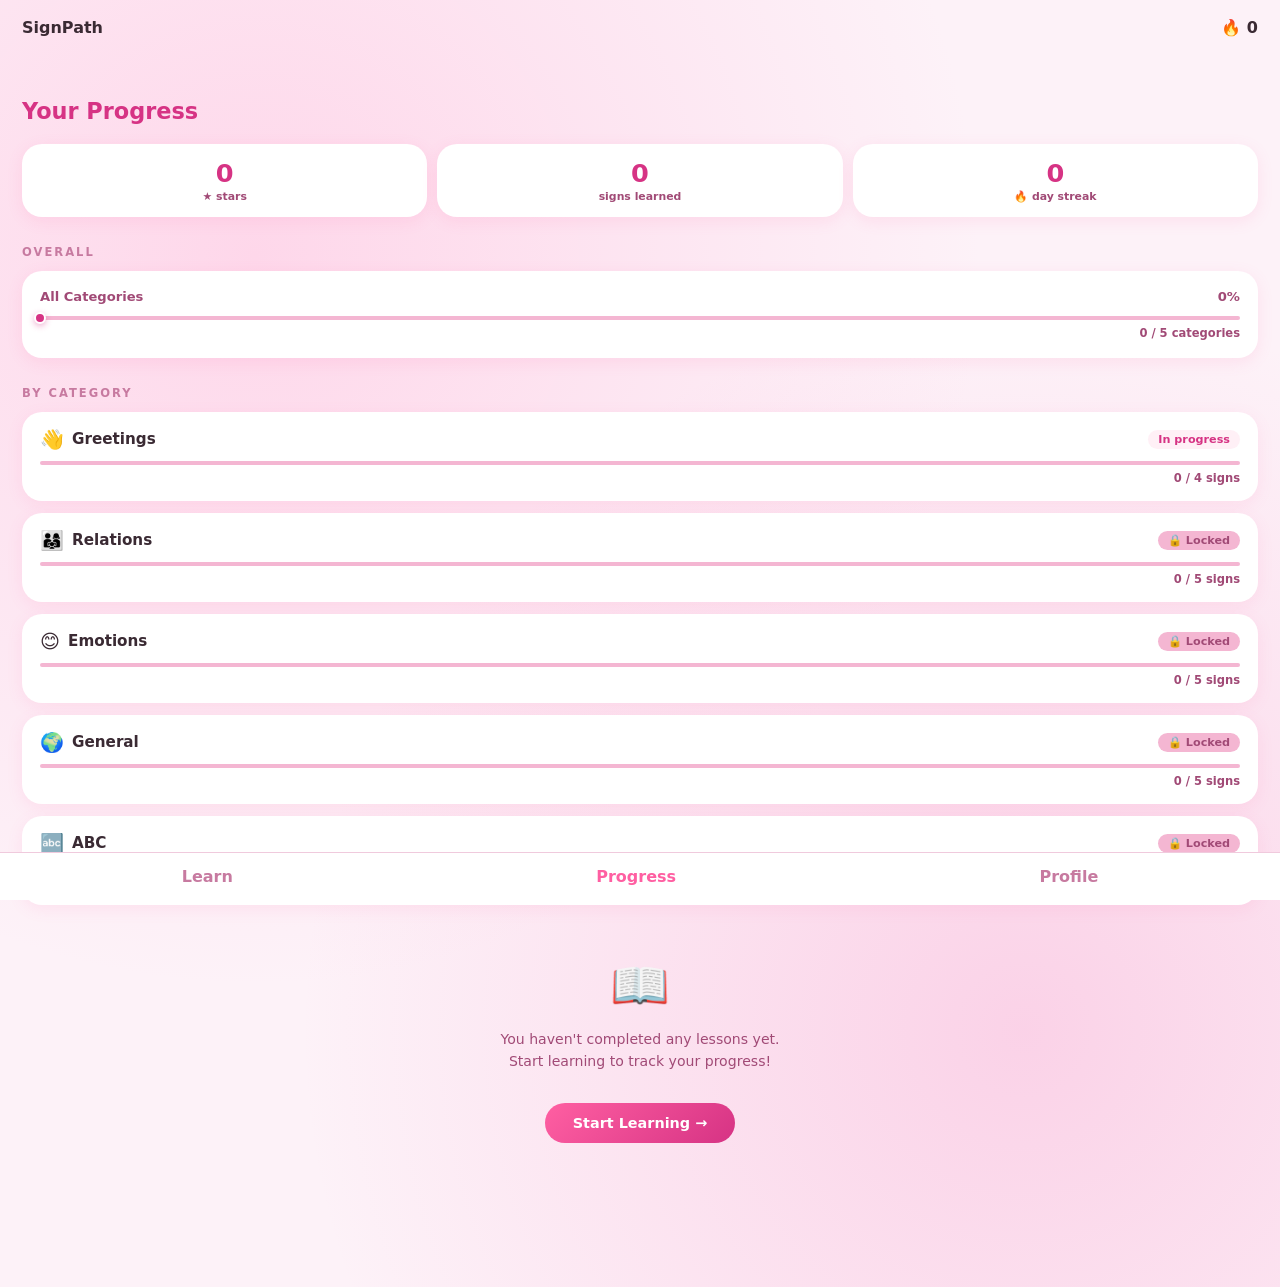
<file: progress.html>
<!DOCTYPE html>
<html lang="en">
<head>
  <meta charset="UTF-8">
  <meta name="viewport" content="width=device-width, initial-scale=1.0">
  <title>SignPath – Progress</title>
  <link rel="stylesheet" href="style.css">
  <style>
    body { padding-bottom: 80px; }

    .progress-page { padding: 24px 22px; }

    h2 {
      font-size: 1.4rem; font-weight: 900;
      color: #d63384; margin-bottom: 20px;
    }

    /* ── Stat pills ── */
    .stat-row {
      display: flex; gap: 10px; margin-bottom: 28px;
    }
    .stat-pill {
      flex: 1; background: white; border-radius: 20px;
      padding: 14px 10px; text-align: center;
      box-shadow: 0 4px 16px rgba(255,95,162,0.12);
    }
    .stat-pill .num {
      font-size: 1.6rem; font-weight: 900; color: #d63384;
      display: block;
    }
    .stat-pill .lbl {
      font-size: 0.68rem; color: #a14a76;
      font-weight: 600; margin-top: 2px; display: block;
    }

    /* ── Overall bar ── */
    .section-title {
      font-size: 0.72rem; font-weight: 700; color: #c77aa0;
      text-transform: uppercase; letter-spacing: 2px;
      margin-bottom: 12px;
    }
    .overall-wrap {
      background: white; border-radius: 20px;
      padding: 18px; margin-bottom: 28px;
      box-shadow: 0 4px 16px rgba(255,95,162,0.12);
    }
    .overall-label {
      display: flex; justify-content: space-between;
      font-size: 0.82rem; font-weight: 700;
      color: #3a2a33; margin-bottom: 12px;
    }
    .overall-label span { color: #a14a76; }

    /* ── Custom ─•──── style bar ── */
    .track-bar {
      position: relative; height: 4px;
      background: #f4b6d2; border-radius: 999px;
      margin-bottom: 6px;
    }
    .track-fill {
      height: 100%; border-radius: 999px;
      background: linear-gradient(90deg, #ff5fa2, #d63384);
      transition: width 0.8s cubic-bezier(.4,2,.6,1);
      position: relative;
    }
    .track-dot {
      position: absolute; right: -6px; top: 50%;
      transform: translateY(-50%);
      width: 12px; height: 12px;
      background: #d63384; border-radius: 50%;
      border: 2px solid white;
      box-shadow: 0 2px 6px rgba(214,51,132,0.4);
    }
    .track-pct {
      font-size: 0.72rem; color: #a14a76;
      font-weight: 700; text-align: right;
    }

    /* ── Category bars ── */
    .cat-list { display: flex; flex-direction: column; gap: 12px; }
    .cat-card {
      background: white; border-radius: 20px;
      padding: 16px 18px;
      box-shadow: 0 4px 16px rgba(255,95,162,0.1);
    }
    .cat-header {
      display: flex; align-items: center;
      justify-content: space-between; margin-bottom: 10px;
    }
    .cat-name {
      display: flex; align-items: center; gap: 8px;
      font-size: 0.95rem; font-weight: 800; color: #3a2a33;
    }
    .cat-name span { font-size: 1.2rem; }
    .cat-badge {
      font-size: 0.7rem; font-weight: 700;
      padding: 3px 10px; border-radius: 999px;
    }
    .cat-badge.done    { background: #d4f5e2; color: #155724; }
    .cat-badge.active  { background: #fff0f6; color: #d63384; }
    .cat-badge.locked  { background: #f4b6d2; color: #a14a76; }
    .cat-signs {
      font-size: 0.72rem; color: #a14a76; font-weight: 600;
    }

    /* ── Empty state ── */
    .empty {
      text-align: center; padding: 40px 20px;
      color: #a14a76;
    }
    .empty .empty-icon { font-size: 3rem; margin-bottom: 12px; }
    .empty p { font-size: 0.88rem; line-height: 1.6; }
    .empty a {
      display: inline-block; margin-top: 16px;
      background: linear-gradient(135deg, #ff5fa2, #d63384);
      color: white; border-radius: 999px;
      padding: 12px 28px; font-weight: 800;
      text-decoration: none; font-size: 0.9rem;
    }
  </style>
</head>
<body>

<header class="top-bar">
  <span>SignPath</span>
  <span id="streakEl">🔥 0</span>
</header>

<div class="progress-page">
  <h2>Your Progress</h2>

  <!-- Stat pills -->
  <div class="stat-row">
    <div class="stat-pill">
      <span class="num" id="starsEl">0</span>
      <span class="lbl">★ stars</span>
    </div>
    <div class="stat-pill">
      <span class="num" id="signsEl">0</span>
      <span class="lbl">signs learned</span>
    </div>
    <div class="stat-pill">
      <span class="num" id="streakNum">0</span>
      <span class="lbl">🔥 day streak</span>
    </div>
  </div>

  <!-- Overall progress -->
  <div class="section-title">Overall</div>
  <div class="overall-wrap">
    <div class="overall-label">
      <span>All Categories</span>
      <span id="overallPctLabel">0%</span>
    </div>
    <div class="track-bar">
      <div class="track-fill" id="overallFill" style="width:0%">
        <div class="track-dot"></div>
      </div>
    </div>
    <div class="track-pct" id="overallFrac">0 / 5 categories</div>
  </div>

  <!-- Per category -->
  <div class="section-title">By Category</div>
  <div class="cat-list" id="catList"></div>

</div>

<nav class="bottom-nav">
  <div class="nav" onclick="location.href='learn.html'">Learn</div>
  <div class="nav active">Progress</div>
  <div class="nav">Profile</div>
</nav>

<script>
const CATEGORIES = [
  { id:'greetings', label:'Greetings', emoji:'👋', signs:4 },
  { id:'relations',  label:'Relations',  emoji:'👨‍👩‍👧', signs:5 },
  { id:'emotions',   label:'Emotions',   emoji:'😊', signs:5 },
  { id:'general',    label:'General',    emoji:'🌍', signs:5 },
  { id:'abc',        label:'ABC',        emoji:'🔤', signs:26 },
];

const TOTAL_SIGNS = CATEGORIES.reduce((s,c) => s+c.signs, 0);

function getCompleted() {
  try { return JSON.parse(localStorage.getItem('sp_completed') || '[]'); } catch(e) { return []; }
}
function getStars() {
  try { return parseInt(localStorage.getItem('sp_stars') || '0'); } catch(e) { return 0; }
}
function getStreak() {
  try { return parseInt(localStorage.getItem('sp_streak') || '0'); } catch(e) { return 0; }
}

function build() {
  const completed = getCompleted();
  const stars     = getStars();
  const streak    = getStreak();

  // Stats
  document.getElementById('starsEl').textContent  = stars;
  document.getElementById('streakEl').textContent  = `🔥 ${streak}`;
  document.getElementById('streakNum').textContent = streak;

  // Signs learned = sum of signs in completed categories
  const signsLearned = CATEGORIES
    .filter(c => completed.includes(c.id))
    .reduce((s,c) => s+c.signs, 0);
  document.getElementById('signsEl').textContent = signsLearned;

  // Overall bar
  const doneCats = completed.length;
  const pct = Math.round(doneCats / CATEGORIES.length * 100);
  document.getElementById('overallFill').style.width = pct + '%';
  document.getElementById('overallPctLabel').textContent = pct + '%';
  document.getElementById('overallFrac').textContent = `${doneCats} / ${CATEGORIES.length} categories`;

  // Category list
  const list = document.getElementById('catList');
  list.innerHTML = '';

  CATEGORIES.forEach((cat, i) => {
    const isDone     = completed.includes(cat.id);
    const isUnlocked = i === 0 || completed.includes(CATEGORIES[i-1].id);
    const catPct     = isDone ? 100 : 0;

    const card = document.createElement('div');
    card.className = 'cat-card';

    const badgeClass = isDone ? 'done' : isUnlocked ? 'active' : 'locked';
    const badgeText  = isDone ? '✓ Complete' : isUnlocked ? 'In progress' : '🔒 Locked';

    card.innerHTML = `
      <div class="cat-header">
        <div class="cat-name">
          <span>${cat.emoji}</span>
          ${cat.label}
        </div>
        <div class="cat-badge ${badgeClass}">${badgeText}</div>
      </div>
      <div class="track-bar">
        <div class="track-fill" style="width:${catPct}%">
          ${catPct > 0 ? '<div class="track-dot"></div>' : ''}
        </div>
      </div>
      <div class="track-pct" style="margin-top:6px">
        <span class="cat-signs">${isDone ? cat.signs : 0} / ${cat.signs} signs</span>
      </div>
    `;
    list.appendChild(card);
  });

  // Empty state
  if (completed.length === 0) {
    const empty = document.createElement('div');
    empty.className = 'empty';
    empty.innerHTML = `
      <div class="empty-icon">📖</div>
      <p>You haven't completed any lessons yet.<br>Start learning to track your progress!</p>
      <a href="learn.html">Start Learning →</a>
    `;
    list.appendChild(empty);
  }
}

build();
</script>
</body>
</html>
</file>
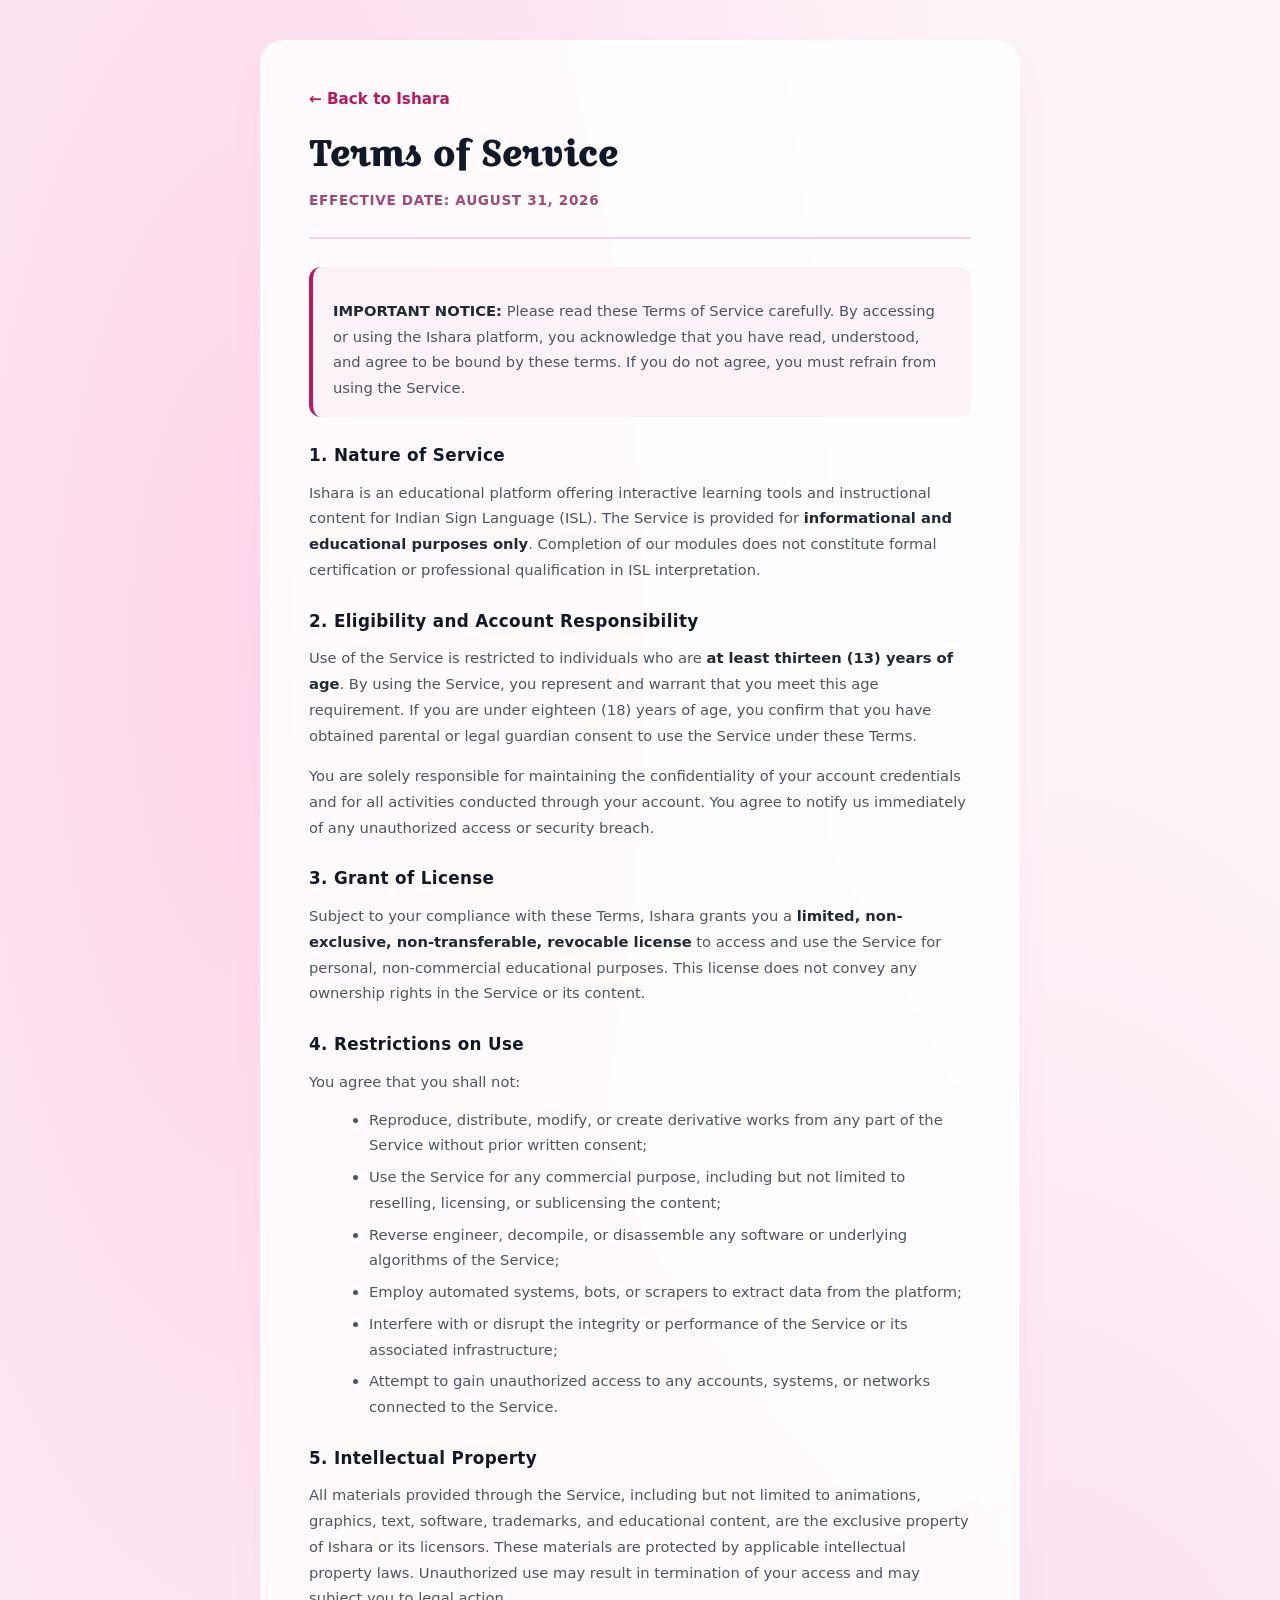
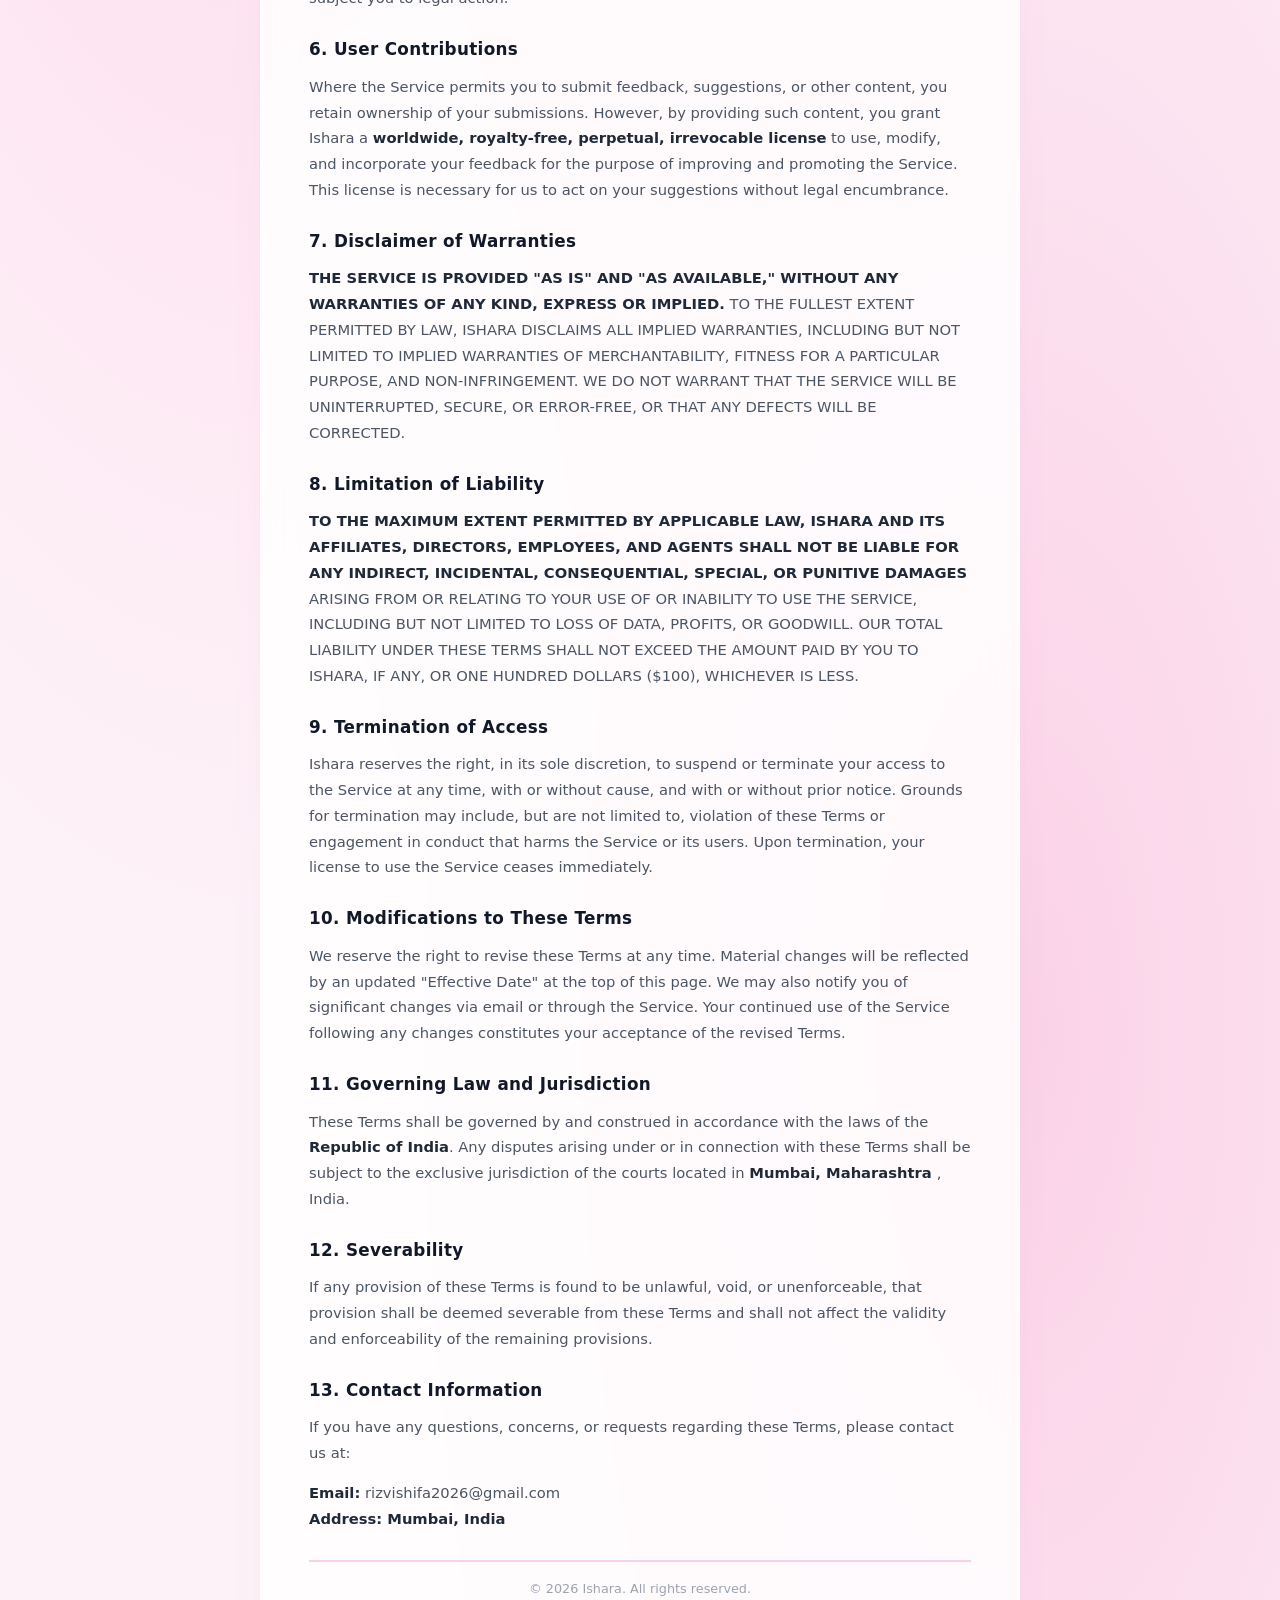
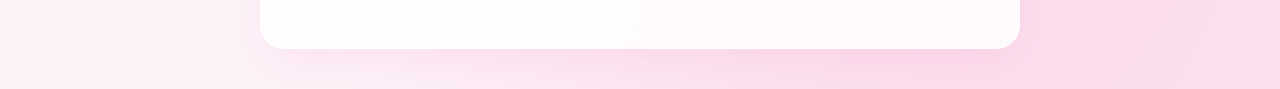
<file: tos.html>
<!DOCTYPE html>
<html lang="en">
<head>
  <meta charset="UTF-8">
  <meta name="viewport" content="width=device-width, initial-scale=1.0">
  <title>Terms of Service - Ishara</title>
  
  <link rel="preconnect" href="https://fonts.googleapis.com">
  <link rel="preconnect" href="https://fonts.gstatic.com" crossorigin>
  <link href="https://fonts.googleapis.com/css2?family=Croissant+One&family=Plus+Jakarta+Sans:wght@400;500;600;700&display=swap" rel="stylesheet">
  <link rel="stylesheet" href="style.css">

  <style>
    body {
      padding: 40px 20px;
      display: flex;
      justify-content: center;
      align-items: flex-start;
      background-color: #fdf2f8;
    }

    .tos-card {
      background: rgba(255, 255, 255, 0.85);
      backdrop-filter: blur(16px);
      -webkit-backdrop-filter: blur(16px);
      border: 1px solid rgba(255, 255, 255, 0.9);
      border-radius: 24px;
      max-width: 760px;
      width: 100%;
      padding: 48px;
      box-shadow: 0 20px 40px -15px rgba(244, 114, 182, 0.15);
      text-align: left;
    }

    .tos-header {
      margin-bottom: 28px;
      border-bottom: 2px solid #fbcfe8;
      padding-bottom: 16px;
    }

    .tos-header h1 {
      font-family: 'Croissant One', cursive, Times New Roman;
      color: #111827;
      font-size: 2.2rem;
      margin: 0 0 6px 0;
    }

    .tos-header p {
      color: #a14a76;
      font-size: 0.85rem;
      font-weight: 700;
      text-transform: uppercase;
      letter-spacing: 0.05em;
    }

    .tos-body h2 {
      font-size: 1.05rem;
      color: #111827;
      margin: 28px 0 8px 0;
      font-weight: 700;
      letter-spacing: 0.02em;
    }

    .tos-body p {
      color: #4b5563;
      font-size: 0.92rem;
      line-height: 1.75;
      margin-bottom: 12px;
    }

    .tos-body ul {
      margin: 0 0 16px 20px;
      color: #4b5563;
      font-size: 0.92rem;
      line-height: 1.75;
      list-style-type: disc;
    }

    .tos-body li {
      margin-bottom: 6px;
    }

    .tos-body strong {
      color: #1f2937;
      font-weight: 700;
    }

    .back-btn {
      display: inline-flex;
      align-items: center;
      gap: 8px;
      margin-bottom: 20px;
      color: #be185d;
      font-weight: 700;
      text-decoration: none;
      font-size: 0.95rem;
      transition: transform 0.2s ease;
    }

    .back-btn:hover {
      transform: translateX(-4px);
      text-decoration: underline;
    }

    .legal-notice {
      background: #fdf2f8;
      padding: 16px 20px;
      border-radius: 12px;
      border-left: 4px solid #be185d;
      margin: 16px 0 20px 0;
    }

    .legal-notice p {
      margin-bottom: 0;
      color: #4b5563;
    }
      /* Custom Highlight */

    ::selection {
  background-color: rgb(229, 235, 194);
  color: #111827; 
}
      }
      /* Custom Scroll bar*/
::-webkit-scrollbar {
  width: 12px;
}

::-webkit-scrollbar-track {
  background: #e9b4d2;
}

::-webkit-scrollbar-thumb {
  background-color: #293a56;
  border-radius: 6px;
}
      
    }
  </style>
</head>
<body>

  <div class="tos-card">
    <a href="index.html" class="back-btn">← Back to Ishara</a>

    <header class="tos-header">
      <h1>Terms of Service</h1>
      <p>Effective Date: August 31, 2026</p>
    </header>

    <main class="tos-body">
      <div class="legal-notice">
        <p><strong>IMPORTANT NOTICE:</strong> Please read these Terms of Service carefully. By accessing or using the Ishara platform, you acknowledge that you have read, understood, and agree to be bound by these terms. If you do not agree, you must refrain from using the Service.</p>
      </div>

      <h2>1. Nature of Service</h2>
      <p>Ishara is an educational platform offering interactive learning tools and instructional content for Indian Sign Language (ISL). The Service is provided for <strong>informational and educational purposes only</strong>. Completion of our modules does not constitute formal certification or professional qualification in ISL interpretation.</p>

      <h2>2. Eligibility and Account Responsibility</h2>
      <p>Use of the Service is restricted to individuals who are <strong>at least thirteen (13) years of age</strong>. By using the Service, you represent and warrant that you meet this age requirement. If you are under eighteen (18) years of age, you confirm that you have obtained parental or legal guardian consent to use the Service under these Terms.</p>
      <p>You are solely responsible for maintaining the confidentiality of your account credentials and for all activities conducted through your account. You agree to notify us immediately of any unauthorized access or security breach.</p>

      <h2>3. Grant of License</h2>
      <p>Subject to your compliance with these Terms, Ishara grants you a <strong>limited, non-exclusive, non-transferable, revocable license</strong> to access and use the Service for personal, non-commercial educational purposes. This license does not convey any ownership rights in the Service or its content.</p>

      <h2>4. Restrictions on Use</h2>
      <p>You agree that you shall not:</p>
      <ul>
        <li>Reproduce, distribute, modify, or create derivative works from any part of the Service without prior written consent;</li>
        <li>Use the Service for any commercial purpose, including but not limited to reselling, licensing, or sublicensing the content;</li>
        <li>Reverse engineer, decompile, or disassemble any software or underlying algorithms of the Service;</li>
        <li>Employ automated systems, bots, or scrapers to extract data from the platform;</li>
        <li>Interfere with or disrupt the integrity or performance of the Service or its associated infrastructure;</li>
        <li>Attempt to gain unauthorized access to any accounts, systems, or networks connected to the Service.</li>
      </ul>

      <h2>5. Intellectual Property</h2>
      <p>All materials provided through the Service, including but not limited to animations, graphics, text, software, trademarks, and educational content, are the exclusive property of Ishara or its licensors. These materials are protected by applicable intellectual property laws. Unauthorized use may result in termination of your access and may subject you to legal action.</p>

      <h2>6. User Contributions</h2>
      <p>Where the Service permits you to submit feedback, suggestions, or other content, you retain ownership of your submissions. However, by providing such content, you grant Ishara a <strong>worldwide, royalty-free, perpetual, irrevocable license</strong> to use, modify, and incorporate your feedback for the purpose of improving and promoting the Service. This license is necessary for us to act on your suggestions without legal encumbrance.</p>

      <h2>7. Disclaimer of Warranties</h2>
      <p><strong>THE SERVICE IS PROVIDED "AS IS" AND "AS AVAILABLE," WITHOUT ANY WARRANTIES OF ANY KIND, EXPRESS OR IMPLIED.</strong> TO THE FULLEST EXTENT PERMITTED BY LAW, ISHARA DISCLAIMS ALL IMPLIED WARRANTIES, INCLUDING BUT NOT LIMITED TO IMPLIED WARRANTIES OF MERCHANTABILITY, FITNESS FOR A PARTICULAR PURPOSE, AND NON-INFRINGEMENT. WE DO NOT WARRANT THAT THE SERVICE WILL BE UNINTERRUPTED, SECURE, OR ERROR-FREE, OR THAT ANY DEFECTS WILL BE CORRECTED.</p>

      <h2>8. Limitation of Liability</h2>
      <p><strong>TO THE MAXIMUM EXTENT PERMITTED BY APPLICABLE LAW, ISHARA AND ITS AFFILIATES, DIRECTORS, EMPLOYEES, AND AGENTS SHALL NOT BE LIABLE FOR ANY INDIRECT, INCIDENTAL, CONSEQUENTIAL, SPECIAL, OR PUNITIVE DAMAGES</strong> ARISING FROM OR RELATING TO YOUR USE OF OR INABILITY TO USE THE SERVICE, INCLUDING BUT NOT LIMITED TO LOSS OF DATA, PROFITS, OR GOODWILL. OUR TOTAL LIABILITY UNDER THESE TERMS SHALL NOT EXCEED THE AMOUNT PAID BY YOU TO ISHARA, IF ANY, OR ONE HUNDRED DOLLARS ($100), WHICHEVER IS LESS.</p>

      <h2>9. Termination of Access</h2>
      <p>Ishara reserves the right, in its sole discretion, to suspend or terminate your access to the Service at any time, with or without cause, and with or without prior notice. Grounds for termination may include, but are not limited to, violation of these Terms or engagement in conduct that harms the Service or its users. Upon termination, your license to use the Service ceases immediately.</p>

      <h2>10. Modifications to These Terms</h2>
      <p>We reserve the right to revise these Terms at any time. Material changes will be reflected by an updated "Effective Date" at the top of this page. We may also notify you of significant changes via email or through the Service. Your continued use of the Service following any changes constitutes your acceptance of the revised Terms.</p>

      <h2>11. Governing Law and Jurisdiction</h2>
      <p>These Terms shall be governed by and construed in accordance with the laws of the <strong>Republic of India</strong>. Any disputes arising under or in connection with these Terms shall be subject to the exclusive jurisdiction of the courts located in <strong> Mumbai, Maharashtra </strong>, India.</p>

      <h2>12. Severability</h2>
      <p>If any provision of these Terms is found to be unlawful, void, or unenforceable, that provision shall be deemed severable from these Terms and shall not affect the validity and enforceability of the remaining provisions.</p>

      <h2>13. Contact Information</h2>
      <p>If you have any questions, concerns, or requests regarding these Terms, please contact us at:</p>
      <p>
        <strong>Email:</strong> rizvishifa2026@gmail.com <br>
        <strong>Address: Mumbai, India </strong> 
      </p>

      <hr style="border: none; border-top: 2px solid #fbcfe8; margin: 28px 0 16px 0;">

      <p style="font-size: 0.8rem; color: #9ca3af; text-align: center; margin-bottom: 0;">
        © 2026 Ishara. All rights reserved.
      </p>
    </main>
  </div>

</body>
</html>
</file>
<file: style.css>
/* ===== RESET ===== */
* {
  box-sizing: border-box;
  font-family: system-ui, -apple-system, BlinkMacSystemFont, sans-serif;
}

body {
  margin: 0;
  background-color: #fdf2f8;
  background-image: 
    radial-gradient(at 20% 20%, rgba(255, 182, 217, 0.45) 0px, transparent 50%),
    radial-gradient(at 80% 80%, rgba(244, 114, 182, 0.25) 0px, transparent 50%);
  color: #3a2a33;
  min-height: 100vh;
}

/* ===== LANDING PAGE ===== */
.landing {
  min-height: 100vh;
  display: flex;
  flex-direction: column;
  justify-content: center;
  align-items: center;
  text-align: center;
  padding: 24px;
}

/* Glassmorphism Card Container */
.landing-card {
  background: rgba(255, 255, 255, 0.65);
  backdrop-filter: blur(16px);
  -webkit-backdrop-filter: blur(16px);
  border: 1px solid rgba(255, 255, 255, 0.8);
  border-radius: 32px;
  padding: 40px 32px;
  max-width: 400px;
  width: 100%;
  box-shadow: 0 20px 40px -15px rgba(244, 114, 182, 0.15);

  /* Force vertical center alignment */
  display: flex;
  flex-direction: column;
  align-items: center;
}

/* Butterfly Setup & Centering */
.butterfly {
  position: relative;
  width: 90px;
  height: 70px;
  margin: 0 auto 24px auto;
  animation: float 3s ease-in-out infinite;
}

.wing {
  position: absolute;
  width: 45px;
  height: 70px;
  background: #ff5fa2;
  border-radius: 70% 70% 60% 60%;
}

.left {
  left: 0;
  transform-origin: right;
  animation: flap 0.9s infinite;
}

.right {
  right: 0;
  transform-origin: left;
  animation: flap 0.9s infinite reverse;
}

.body {
  position: absolute;
  left: 42px;
  top: 14px;
  width: 6px;
  height: 42px;
  background: #d63384;
  border-radius: 4px;
}

@keyframes flap {
  50% { transform: rotate(22deg); }
}

@keyframes float {
  50% { transform: translateY(-12px); }
}

/* Typography */
.logo {
  font-family: 'Croissant One', cursive, serif;
  font-size: 3.2rem;
  font-weight: 400;
  color: #111827;
  margin: 0 0 6px 0;
}

.subtitle {
  color: #a14a76;
  margin: 0 0 24px 0;
  font-size: 1rem;
}

/* Checkboxes & Highlighted Links */
.terms-form {
  width: 100%;
  display: flex;
  flex-direction: column;
  gap: 20px;
}

.checkbox-group {
  display: flex;
  flex-direction: column;
  gap: 12px;
  text-align: left;
}

.checkbox-label {
  display: flex;
  align-items: center;
  gap: 10px;
  font-size: 0.88rem;
  color: #4b5563;
  cursor: pointer;
}

.custom-checkbox {
  width: 18px;
  height: 18px;
  accent-color: #ff5fa2;
  cursor: pointer;
}

/* Pink Highlight & Underline on TOS */
.inline-link {
  color: #be185d;
  font-weight: 600;
  background-color: #fce7f3;
  padding: 2px 6px;
  border-radius: 6px;
  text-decoration: underline;
  text-decoration-color: #ec4899;
  text-decoration-thickness: 2px;
  text-underline-offset: 3px;
  transition: all 0.2s ease;
}

.inline-link:hover {
  background-color: #fbcfe8;
  color: #9d174d;
  text-decoration-color: #db2777;
}

/* Start Learning Button & Disabled State */
.start-btn {
  background: #ff5fa2;
  color: white;
  border: none;
  padding: 16px 36px;
  border-radius: 999px;
  font-weight: 800;
  font-size: 1rem;
  cursor: pointer;
  box-shadow: 0 10px 24px rgba(255, 95, 162, 0.4);
  transition: all 0.2s ease;
  width: 100%;
}

.start-btn:hover:not(:disabled) {
  background: #db2777;
  transform: translateY(-2px);
}

.start-btn:disabled {
  background: #cbd5e1;
  color: #94a3b8;
  box-shadow: none;
  cursor: not-allowed;
}

/* Micro Footer */
.landing-footer {
  margin-top: 24px;
  font-size: 0.85rem;
  color: #9ca3af;
}

.landing-footer a {
  color: #6b7280;
  text-decoration: none;
}

.landing-footer a:hover {
  color: #ff5fa2;
}

/* ===== LEARN PAGE ===== */
.top-bar {
  display: flex;
  justify-content: space-between;
  padding: 18px 22px;
  font-weight: 700;
}

.learn {
  padding-bottom: 100px;
}

.path {
  margin-top: 20px;
}

.node {
  width: 96px;
  height: 60px;
  border-radius: 32px;
  background: #f4b6d2;
  display: flex;
  align-items: center;
  justify-content: center;
  font-size: 26px;
  opacity: 0.45;
  position: relative;
}

/* Zig-zag layout */
.node:nth-child(1) { margin-left: 40px; }
.node:nth-child(2) { margin: 60px 0 0 160px; }
.node:nth-child(3) { margin: 60px 0 0 40px; }
.node:nth-child(4) { margin: 60px 0 0 160px; }
.node:nth-child(5) { margin: 60px 0 0 40px; }

.node.active {
  background: #ff5fa2;
  color: white;
  opacity: 1;
  box-shadow: 0 14px 30px rgba(255, 95, 162, 0.45);
  animation: pulse 2s infinite;
}

@keyframes pulse {
  50% { transform: scale(1.08); }
}

.label {
  position: absolute;
  top: 70px;
  font-size: 0.85rem;
  color: #a14a76;
  width: 140px;
  text-align: center;
}

/* ===== BOTTOM NAV ===== */
.bottom-nav {
  position: fixed;
  bottom: 0;
  width: 100%;
  background: white;
  display: flex;
  justify-content: space-around;
  padding: 14px 0;
  border-top: 1px solid #f0cadd;
}

.nav {
  color: #c77aa0;
  font-weight: 600;
}

.nav.active {
  color: #ff5fa2;
}
</file>
